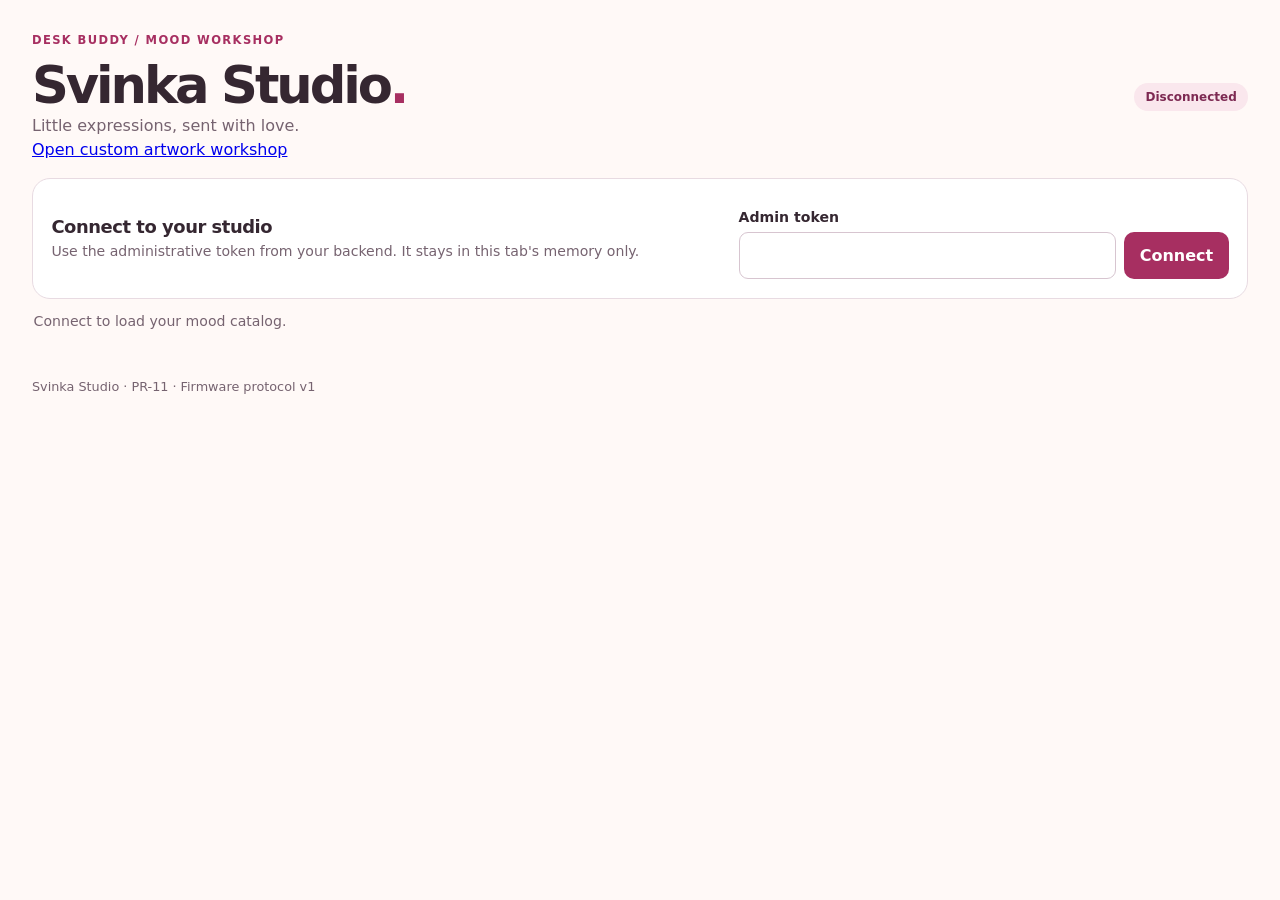
<file: studio/index.html>
<!doctype html>
<html lang="en">
<head>
  <meta charset="utf-8">
  <meta name="viewport" content="width=device-width, initial-scale=1">
  <title>Svinka Studio</title>
  <link rel="stylesheet" href="./style.css">
  <script type="module" src="./app.mjs"></script>
</head>
<body>
  <header class="top"><div><p class="eyebrow">DESK BUDDY / MOOD WORKSHOP</p><h1>Svinka Studio<span>.</span></h1><p>Little expressions, sent with love.</p><a href="./artwork.html">Open custom artwork workshop</a></div><span id="connection" class="pill">Disconnected</span></header>
  <main>
    <section class="panel auth" aria-labelledby="auth-heading">
      <div><h2 id="auth-heading">Connect to your studio</h2><p>Use the administrative token from your backend. It stays in this tab's memory only.</p></div>
      <form id="login" autocomplete="off"><label for="token">Admin token</label><div class="inline"><input id="token" type="password" required autocomplete="off" spellcheck="false" autocapitalize="none"><button type="submit">Connect</button></div></form>
      <button id="logout" type="button" class="secondary" hidden>Disconnect</button>
    </section>
    <p id="status" role="status" aria-live="polite">Connect to load your mood catalog.</p>
    <div id="workspace" hidden>
      <div class="layout">
        <aside class="panel library"><div class="section-head"><h2>Mood library</h2><button id="refresh" class="secondary" type="button">Refresh</button></div><div id="catalog" class="catalog" aria-label="Saved moods"></div><button id="new" class="secondary wide" type="button">+ New mood</button></aside>
        <section class="panel editor"><div class="section-head"><h2>Design mood</h2><span class="pill" id="draft-state">Draft</span></div>
          <div class="screen"><canvas id="preview" width="320" height="240" role="img" aria-label="Animated draft mood preview"></canvas></div>
          <p class="screen-caption">320 × 240 · Firmware-style approximation</p>
          <form id="editor-form" autocomplete="off">
            <label for="mood-id">Mood ID</label><input id="mood-id" maxlength="24" required pattern="[a-z0-9_\-]{1,24}" spellcheck="false"><small>Lowercase letters, numbers, underscore and hyphen. Saved IDs cannot be renamed.</small>
            <div class="fields"><div><label for="background">Background</label><input id="background" type="color" value="#FFD1DE"></div><div><label for="eyes">Eyes</label><select id="eyes"><option>open</option><option>happy</option><option>sleepy</option><option>excited</option><option>glasses</option></select></div><div><label for="mouth">Mouth</label><select id="mouth"><option>none</option><option>smile</option><option>neutral</option><option>open</option></select></div><div><label for="accessory">Accessory</label><select id="accessory"><option>none</option><option>heart</option><option>star</option><option>zzz</option></select></div></div>
            <label class="check"><input id="blush" type="checkbox"> Show blush</label>
            <div class="section-head"><label for="message">Message</label><small id="message-count">0 / 24</small></div><input id="message" maxlength="24" spellcheck="false"><small>Printable ASCII only (no accents or emoji in firmware v1).</small>
            <details open><summary>Animation settings</summary><label for="blink">Blink interval (ms)</label><input id="blink" type="number" min="0" max="15000" step="1" required><small>0 disables blinking; otherwise 1000–15000.</small><label class="check"><input id="ears" type="checkbox"> Ear wiggle</label><label class="check"><input id="motion" type="checkbox"> Floating accessory</label><label class="check"><input id="animate" type="checkbox" checked> Animate preview</label><button id="boop" type="button" class="secondary">Preview boop</button></details>
            <div id="validation" role="alert" class="error"></div>
            <div class="actions"><button id="save" type="submit">Save mood</button><button id="publish" type="button" class="publish">Publish saved mood</button><button id="duplicate" class="secondary" type="button">Duplicate</button><button id="delete" class="danger" type="button">Delete</button></div>
          </form>
        </section>
        <aside class="panel published"><div class="section-head"><h2>Published</h2><span id="revision" class="pill">—</span></div><div class="screen"><canvas id="published-preview" width="320" height="240" role="img" aria-label="Published mood preview"></canvas></div><h3 id="published-id">—</h3><p id="published-message"></p><small id="published-time"></small><p class="note">Published means stored on the server, not confirmed delivered. The companion applies it on its next successful sync.</p></aside>
      </div>
    </div>
  </main>
  <footer>Svinka Studio · PR-11 · Firmware protocol v1</footer>
</body>
</html>
</file>
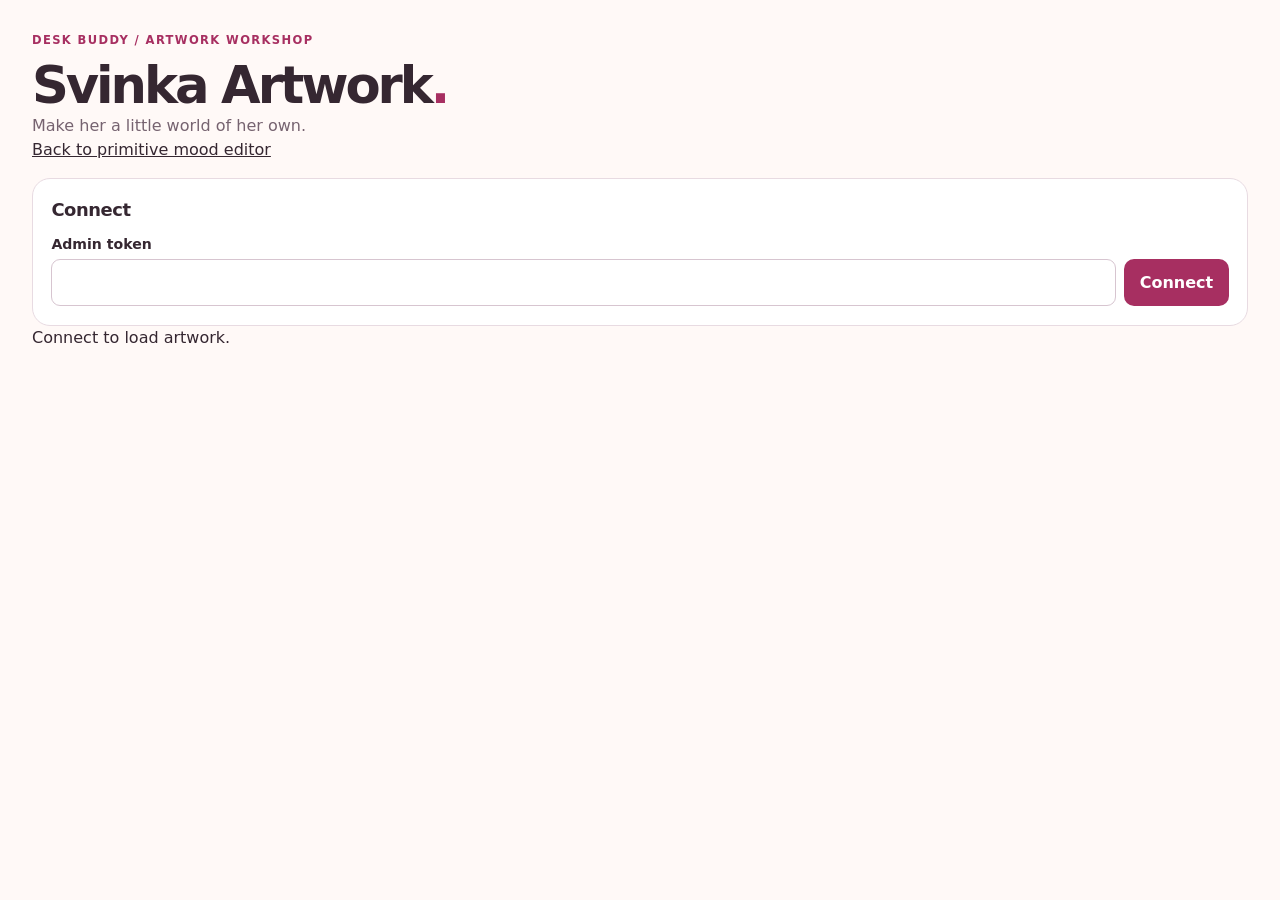
<file: studio/artwork.html>
<!doctype html>
<html lang="en"><head><meta charset="utf-8"><meta name="viewport" content="width=device-width,initial-scale=1"><title>Svinka artwork workshop</title><link rel="stylesheet" href="./style.css"><link rel="stylesheet" href="./artwork.css"><script type="module" src="./artwork-page.mjs"></script></head>
<body><header class="top"><div><p class="eyebrow">DESK BUDDY / ARTWORK WORKSHOP</p><h1>Svinka Artwork<span>.</span></h1><p>Make her a little world of her own.</p><a href="./">Back to primitive mood editor</a></div></header>
<main><section class="panel"><h2>Connect</h2><form id="art-login" autocomplete="off"><label for="art-token">Admin token</label><div class="inline"><input id="art-token" type="password" required autocomplete="off"><button>Connect</button></div></form><button id="art-logout" hidden>Disconnect</button></section><p id="art-status" role="status" aria-live="polite">Connect to load artwork.</p>
<div id="art-workspace" hidden><div class="layout"><aside class="panel"><h2>Saved artwork</h2><button id="art-refresh" type="button" class="secondary">Refresh</button><div id="art-list" class="catalog"></div><button id="art-new" class="secondary">New pack</button></aside>
<section class="panel"><h2>Frame editor</h2><div class="screen"><canvas id="art-preview" width="80" height="60" aria-label="Artwork preview"></canvas></div><p class="screen-caption">80 × 60 · 256 colors · 4× nearest-neighbor on device</p><label for="art-id">Pack ID</label><input id="art-id" maxlength="24" spellcheck="false"><small>Saved packs are immutable. Use a new ID for changed designs.</small><label for="art-image">Append one PNG, JPEG or WebP frame</label><input id="art-image" type="file" accept="image/png,image/jpeg,image/webp"><div id="art-frames"></div><label for="art-duration">Frame duration (ms)</label><input id="art-duration" type="number" min="250" max="5000" step="1" value="500"><label class="check"><input id="art-boop" type="checkbox"> Last frame is a custom boop (excluded from loop)</label><button id="art-preview-boop" class="secondary">Preview boop frame</button><label class="check"><input id="art-animate" type="checkbox" checked> Animate preview</label><label for="art-import">Import .svp pack</label><input id="art-import" type="file" accept=".svp,application/octet-stream"><div class="actions"><button id="art-export" class="secondary">Export .svp</button><button id="art-save">Save new pack</button><button id="art-publish" class="publish">Publish saved pack</button><button id="art-delete" class="danger">Delete saved pack</button></div></section>
<aside class="panel"><h2>Published state</h2><p id="art-revision">—</p><p id="art-active">—</p><div class="screen"><canvas id="art-published" width="80" height="60" aria-label="Published artwork first frame"></canvas></div><p class="note">Publication is not delivery confirmation. To return to a primitive mood, publish it from the original editor.</p></aside></div></div></main></body></html>
</file>
<file: studio/style.css>
:root{color-scheme:light;--paper:#fff9f7;--card:#fff;--ink:#352731;--muted:#766370;--line:#e8dbe2;--accent:#a72f61;--soft:#fae7ed;--danger:#9d293d;font:16px/1.5 system-ui,-apple-system,BlinkMacSystemFont,"Segoe UI",sans-serif;color:var(--ink);background:var(--paper)}
*{box-sizing:border-box} [hidden]{display:none!important}body{margin:0}button,input,select{font:inherit}button{cursor:pointer;border:1px solid transparent;border-radius:10px;background:var(--accent);color:white;padding:.65rem .9rem;font-weight:650;min-height:44px}button:disabled{opacity:.45;cursor:not-allowed}button:focus-visible,input:focus-visible,select:focus-visible,summary:focus-visible{outline:3px solid #b85f91;outline-offset:2px}button.secondary{background:#fff;color:var(--ink);border-color:var(--line)}button.danger{background:white;color:var(--danger);border-color:#e7c6cc}button.publish{background:#473247}.top{max-width:1350px;margin:auto;padding:2rem 2rem 1rem;display:flex;align-items:center;justify-content:space-between;gap:1rem}h1,h2,h3,p{margin:0}h1{font-size:clamp(2rem,5vw,3.2rem);letter-spacing:-.06em;line-height:1.1}h1 span{color:var(--accent)}h2{font-size:1.12rem;letter-spacing:-.025em}h3{font-size:1.05rem}.eyebrow{font-size:.72rem;letter-spacing:.12em;font-weight:800;color:var(--accent);margin-bottom:.5rem}.top p:not(.eyebrow),small,.note,.screen-caption{color:var(--muted)}main{max-width:1350px;padding:0 2rem 2rem;margin:auto}.panel{background:var(--card);border:1px solid var(--line);border-radius:18px;padding:1.15rem;min-width:0}.auth{display:flex;justify-content:space-between;align-items:center;gap:1rem;flex-wrap:wrap}.auth p{font-size:.88rem;color:var(--muted)}.auth form{flex:1;min-width:220px;max-width:490px}.inline{display:flex;gap:.5rem}.inline input{min-width:0;flex:1}.pill{font-size:.75rem;white-space:nowrap;font-weight:700;background:var(--soft);color:#7d2952;border-radius:999px;padding:.3rem .7rem}.layout{display:grid;grid-template-columns:minmax(180px,1fr) minmax(320px,2fr) minmax(220px,1.2fr);gap:1rem;align-items:start}.section-head{display:flex;align-items:center;justify-content:space-between;gap:.5rem;margin-bottom:.6rem}.catalog{display:grid;gap:.45rem;margin:.75rem 0}.catalog button{background:#fff;color:var(--ink);text-align:left;border-color:var(--line);overflow-wrap:anywhere}.catalog button[aria-pressed=true]{background:var(--soft);border-color:#c97e9e}.wide{width:100%}.screen{padding:.55rem;background:#342a34;border-radius:12px;margin:.75rem 0 .3rem}.screen canvas{width:100%;height:auto;display:block;border-radius:4px;image-rendering:pixelated}.screen-caption{font-size:.75rem;text-align:center;margin-bottom:1rem}label{display:block;font-size:.88rem;font-weight:650;margin:.65rem 0 .25rem}input:not([type=checkbox]),select{width:100%;min-height:44px;border:1px solid #d7c5d0;border-radius:9px;padding:.5rem .65rem;background:#fff;color:var(--ink)}input[type=color]{padding:.25rem;height:44px}input[readonly]{background:#f6f2f4}.fields{display:grid;grid-template-columns:1fr 1fr;gap:.65rem}.check{display:flex;align-items:center;gap:.55rem;min-height:32px}.check input{width:18px;height:18px;accent-color:var(--accent)}details{border-top:1px solid var(--line);border-bottom:1px solid var(--line);padding:.8rem 0;margin:1rem 0}summary{font-weight:700;cursor:pointer}.actions{display:flex;flex-wrap:wrap;gap:.5rem;margin-top:1rem}.error{font-size:.83rem;color:var(--danger);white-space:pre-wrap}.note{border-top:1px solid var(--line);margin-top:1rem;padding-top:.75rem;font-size:.83rem}.published h3{margin-top:.8rem;overflow-wrap:anywhere}#published-message{overflow-wrap:anywhere}#status{padding:.8rem .1rem;min-height:2.8rem;font-size:.88rem;color:var(--muted)}#status[data-error=true]{color:var(--danger)}footer{max-width:1350px;margin:auto;padding:0 2rem 2rem;color:var(--muted);font-size:.8rem}@media(max-width:950px){.layout{grid-template-columns:minmax(180px,1fr) minmax(300px,2fr)}.published{grid-column:2}}@media(max-width:650px){.top,main,footer{padding-left:1rem;padding-right:1rem}.top{padding-top:1.3rem}.layout{grid-template-columns:1fr}.published{grid-column:auto}.catalog{grid-template-columns:repeat(2,minmax(0,1fr))}.auth form{max-width:none}.actions button{flex:1 1 45%}}
</file>
<file: studio/artwork.css>
#art-preview,#art-published{width:100%;height:auto;image-rendering:pixelated;aspect-ratio:4/3}#art-frames{display:grid;gap:.45rem;margin:1rem 0}.frame-row{display:flex;flex-wrap:wrap;gap:.4rem;align-items:center}.frame-row span{flex:1;min-width:70px}.frame-row button{padding:.35rem .6rem}input[type=file]{max-width:100%;min-width:0}a{color:inherit;text-decoration:underline}#art-status[data-error=true]{color:#a12644}
</file>
